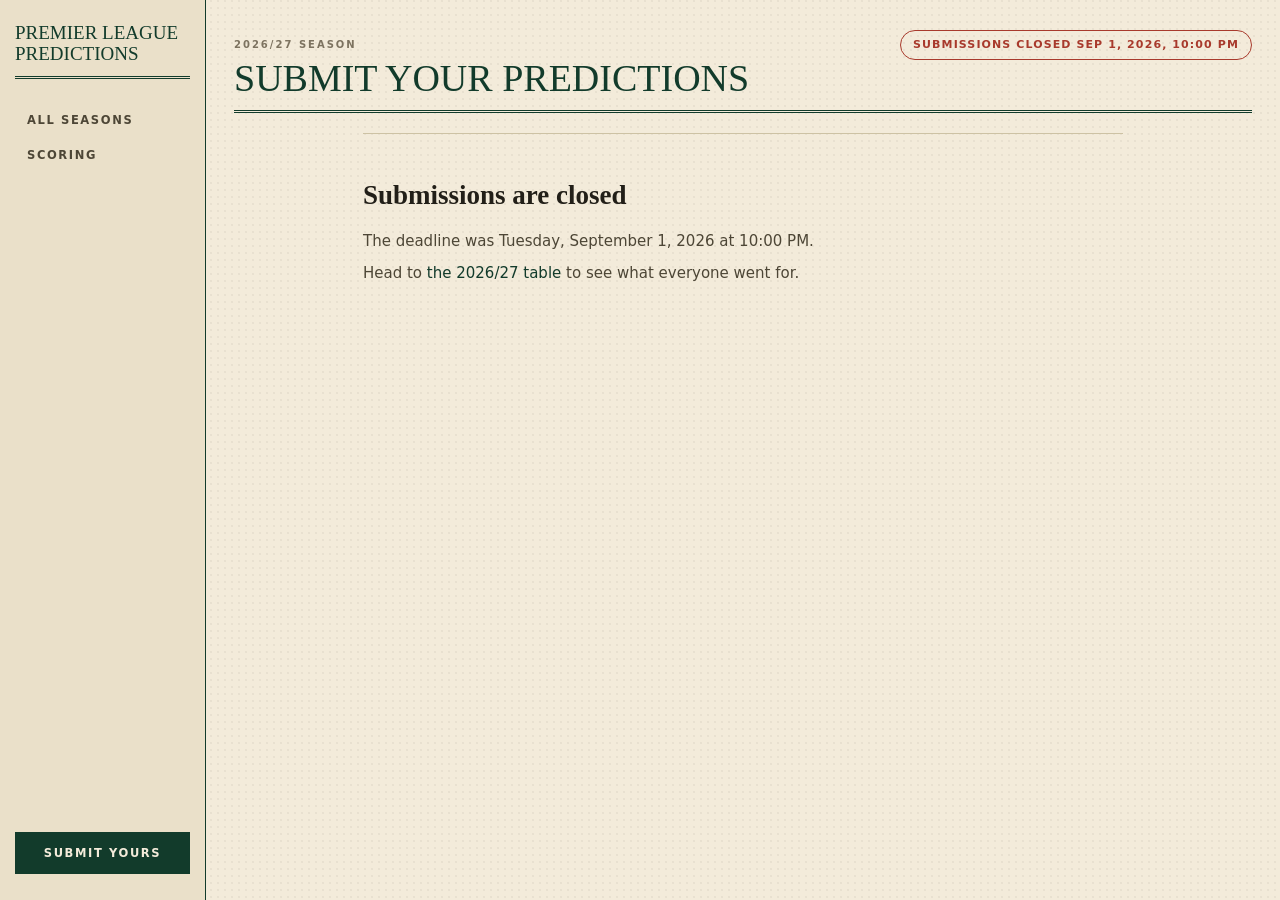
<file: predict.html>
<!doctype html>
<html lang="en">
  <head>
    <meta charset="utf-8" />
    <meta name="viewport" content="width=device-width,initial-scale=1" />
    <title>Submit Your Predictions — 2026/2027 Premier League</title>
    <link rel="stylesheet" href="assets/styles.css" />
    <!-- Form-only styles. Kept separate so the season pages do not carry them. -->
    <link rel="stylesheet" href="assets/predict.css" />
  </head>
  <body>
    <div class="shell">
      <aside class="rail">
        <div class="brand"><a href="index.html">Premier League<br />Predictions</a></div>
        <nav>
          <a href="index.html">All seasons</a>
          <a href="scoring.html">Scoring</a>
        </nav>
        <a class="submit" href="predict.html" aria-current="page">Submit yours</a>
      </aside>
      <main>
        <div class="masthead">
          <div>
            <p class="kicker">2026/27 Season</p>
            <h1>Submit Your Predictions</h1>
          </div>
          <div id="status-chip" class="status-chip" hidden></div>
        </div>

        <noscript>
          <div class="closed-panel">
            <h2>JavaScript required</h2>
            <p>This form needs JavaScript to run. Please enable it, or send your picks to the group chat instead.</p>
          </div>
        </noscript>

        <form class="predict-form" id="predict-form" hidden novalidate>
          <div id="questions"></div>

          <div class="form-actions">
            <button type="submit" class="btn btn-primary" id="submit-btn">Submit predictions</button>
            <p class="form-note" id="form-note">Your answers save as you type, so you can finish later.</p>
          </div>

          <div class="form-result" id="form-result" hidden></div>
        </form>

        <div class="closed-panel" id="closed-panel" hidden></div>
      </main>
    </div>

    <script src="assets/config.js"></script>
    <script src="assets/teams.js"></script>
    <script src="assets/predict.js"></script>
  </body>
</html>
</file>
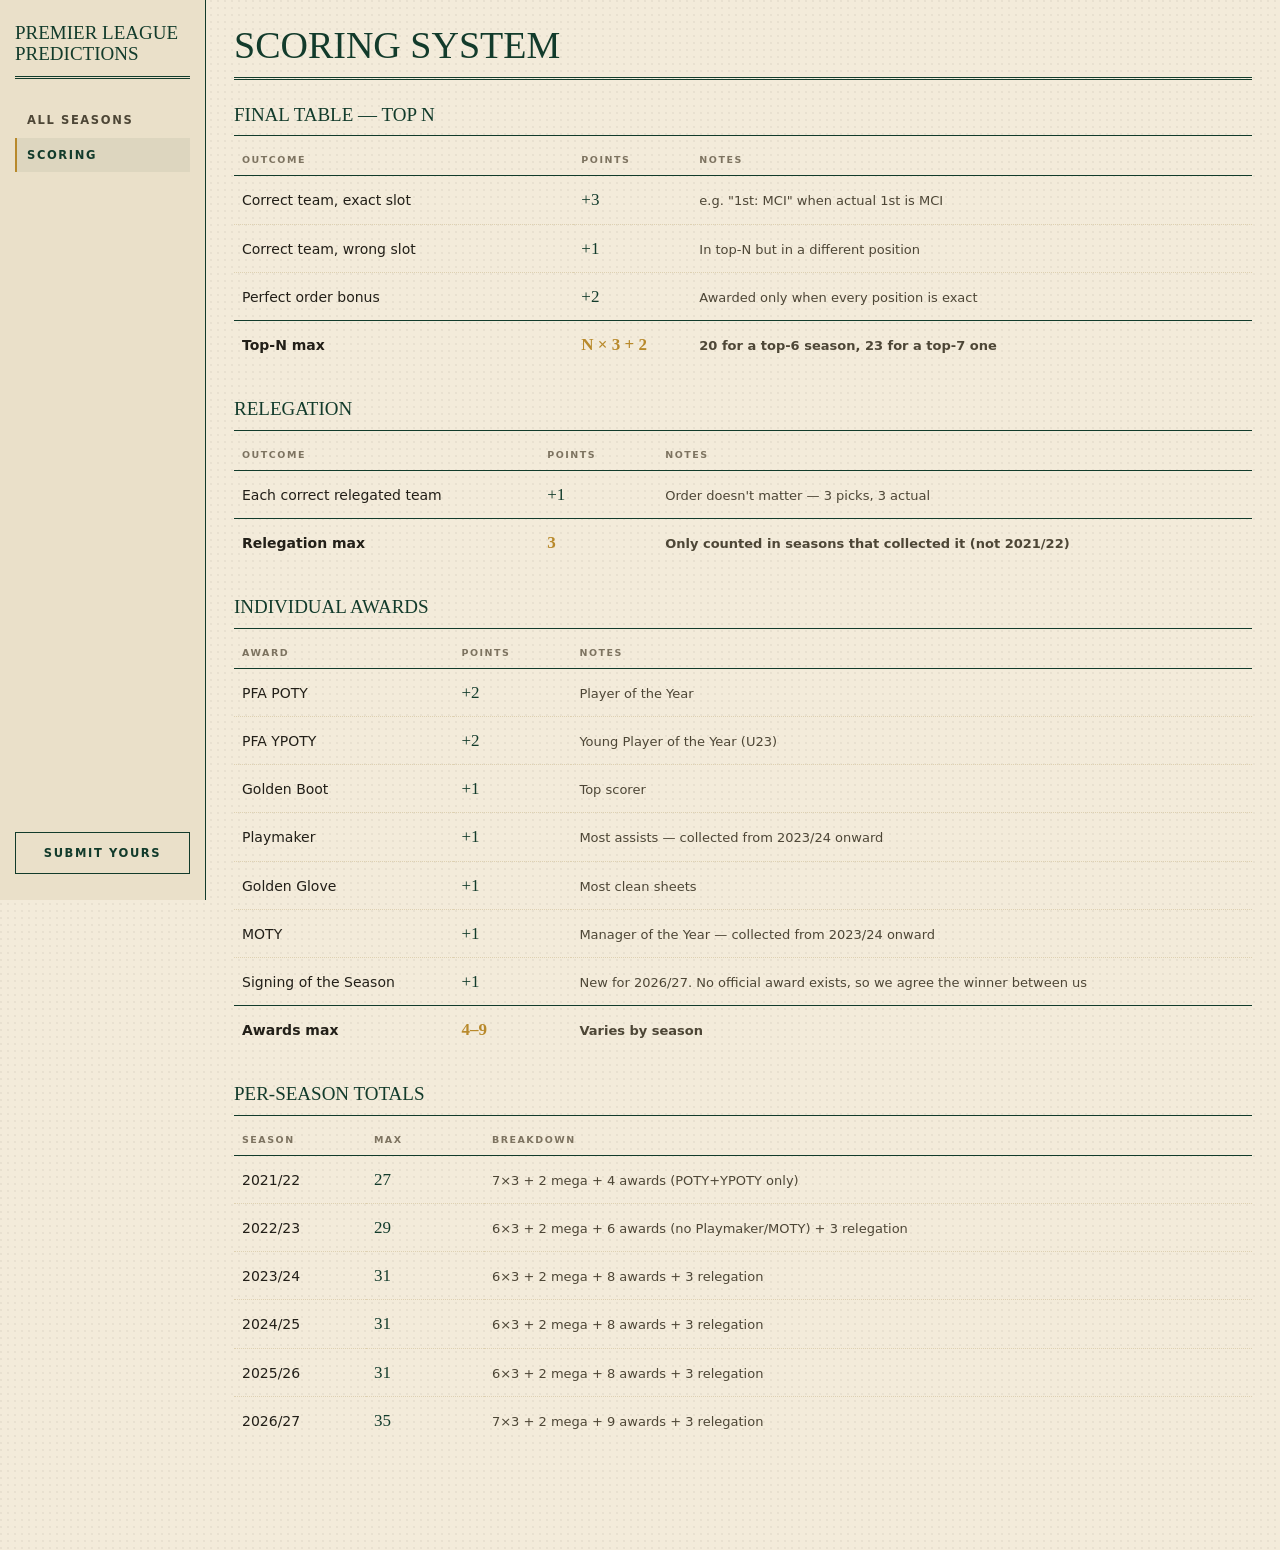
<file: scoring.html>
<!doctype html>
<html lang="en">
  <head>
    <meta charset="utf-8" />
    <meta name="viewport" content="width=device-width,initial-scale=1" />
    <title>Scoring System — Premier League Predictions</title>
    <link rel="stylesheet" href="assets/styles.css" />
  </head>
  <body>
    <div class="shell">
      <aside class="rail">
        <div class="brand"><a href="index.html">Premier League<br />Predictions</a></div>
        <nav>
          <a href="index.html">All seasons</a>
          <a href="scoring.html" aria-current="page">Scoring</a>
        </nav>
        <a class="submit" href="predict.html">Submit yours</a>
      </aside>
      <main>
        <div class="masthead">
          <h1>Scoring System</h1>
        </div>

        <section class="rubric">
          <h2>Final table — Top N</h2>
<table class="rubric-table">
        <thead>
          <tr><th>Outcome</th><th>Points</th><th>Notes</th></tr>
        </thead>
        <tbody>
          <tr><td class="cat">Correct team, exact slot</td><td class="pts">+3</td><td class="note">e.g. "1st: MCI" when actual 1st is MCI</td></tr>
          <tr><td class="cat">Correct team, wrong slot</td><td class="pts">+1</td><td class="note">In top-N but in a different position</td></tr>
          <tr><td class="cat">Perfect order bonus</td><td class="pts">+2</td><td class="note">Awarded only when every position is exact</td></tr>
          <tr class="total"><td class="cat">Top-N max</td><td class="pts">N × 3 + 2</td><td class="note">20 for a top-6 season, 23 for a top-7 one</td></tr>
        </tbody>
      </table>
        </section>

        <section class="rubric">
          <h2>Relegation</h2>
<table class="rubric-table">
        <thead>
          <tr><th>Outcome</th><th>Points</th><th>Notes</th></tr>
        </thead>
        <tbody>
          <tr><td class="cat">Each correct relegated team</td><td class="pts">+1</td><td class="note">Order doesn't matter — 3 picks, 3 actual</td></tr>
          <tr class="total"><td class="cat">Relegation max</td><td class="pts">3</td><td class="note">Only counted in seasons that collected it (not 2021/22)</td></tr>
        </tbody>
      </table>
        </section>

        <section class="rubric">
          <h2>Individual awards</h2>
<table class="rubric-table">
        <thead>
          <tr><th>Award</th><th>Points</th><th>Notes</th></tr>
        </thead>
        <tbody>
          <tr><td class="cat">PFA POTY</td><td class="pts">+2</td><td class="note">Player of the Year</td></tr>
          <tr><td class="cat">PFA YPOTY</td><td class="pts">+2</td><td class="note">Young Player of the Year (U23)</td></tr>
          <tr><td class="cat">Golden Boot</td><td class="pts">+1</td><td class="note">Top scorer</td></tr>
          <tr><td class="cat">Playmaker</td><td class="pts">+1</td><td class="note">Most assists — collected from 2023/24 onward</td></tr>
          <tr><td class="cat">Golden Glove</td><td class="pts">+1</td><td class="note">Most clean sheets</td></tr>
          <tr><td class="cat">MOTY</td><td class="pts">+1</td><td class="note">Manager of the Year — collected from 2023/24 onward</td></tr>
          <tr><td class="cat">Signing of the Season</td><td class="pts">+1</td><td class="note">New for 2026/27. No official award exists, so we agree the winner between us</td></tr>
          <tr class="total"><td class="cat">Awards max</td><td class="pts">4–9</td><td class="note">Varies by season</td></tr>
        </tbody>
      </table>
        </section>

        <section class="rubric">
          <h2>Per-season totals</h2>
<table class="rubric-table">
        <thead>
          <tr><th>Season</th><th>Max</th><th>Breakdown</th></tr>
        </thead>
        <tbody>
          <tr><td class="cat">2021/22</td><td class="pts">27</td><td class="note">7×3 + 2 mega + 4 awards (POTY+YPOTY only)</td></tr>
          <tr><td class="cat">2022/23</td><td class="pts">29</td><td class="note">6×3 + 2 mega + 6 awards (no Playmaker/MOTY) + 3 relegation</td></tr>
          <tr><td class="cat">2023/24</td><td class="pts">31</td><td class="note">6×3 + 2 mega + 8 awards + 3 relegation</td></tr>
          <tr><td class="cat">2024/25</td><td class="pts">31</td><td class="note">6×3 + 2 mega + 8 awards + 3 relegation</td></tr>
          <tr><td class="cat">2025/26</td><td class="pts">31</td><td class="note">6×3 + 2 mega + 8 awards + 3 relegation</td></tr>
          <tr><td class="cat">2026/27</td><td class="pts">35</td><td class="note">7×3 + 2 mega + 9 awards + 3 relegation</td></tr>
        </tbody>
      </table>
        </section>
      </main>
    </div>
  </body>
</html>
</file>
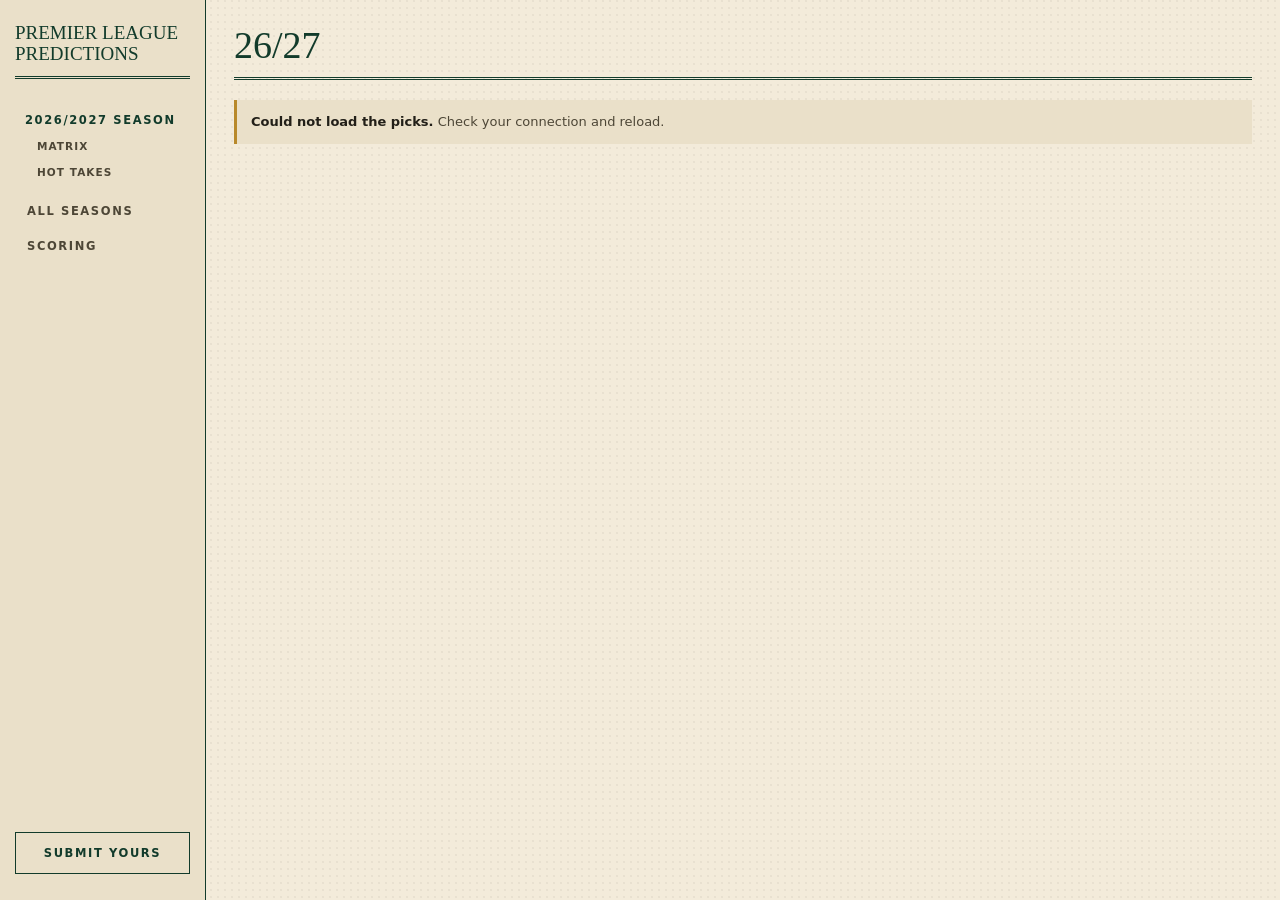
<file: pages/2026-2027.html>
<!doctype html>
<html lang="en">
  <head>
    <meta charset="utf-8" />
    <meta name="viewport" content="width=device-width,initial-scale=1" />
    <title>2026/2027 Predictions — Premier League</title>
    <link rel="stylesheet" href="../assets/styles.css" />
  </head>
  <body>
    <div class="shell">
      <aside class="rail">
        <div class="brand"><a href="../index.html">Premier League<br />Predictions</a></div>
        <nav>
          <span class="group" aria-current="true">2026/2027 Season</span>
          <a class="sub" href="#matrix">Matrix</a>
          <a class="sub" href="#hot-takes">Hot takes</a>
          <a class="top" href="../index.html">All seasons</a>
          <a class="top" href="../scoring.html">Scoring</a>
        </nav>
        <a class="submit" href="../predict.html">Submit yours</a>
      </aside>
      <main>
        <div class="masthead">
          <h1>26/27</h1>
        </div>

        <p class="reveal-notice" id="reveal-notice" hidden></p>
        <div id="matrix" data-season></div>

        <div id="hot-takes" data-takes></div>
      </main>
    </div>

    <script src="../assets/seasons/2026-2027.js"></script>
    <script>window.SEASON_CONFIG = window.SEASONS['2026-2027'];</script>
    <script src="../assets/config.js"></script>
    <script src="../assets/teams.js"></script>
    <!-- Loads scoreboard.js itself, once the fetch settles. -->
    <script src="../assets/season-fetch.js"></script>
  </body>
</html>
</file>
<file: assets/styles.css>
/* ==========================================================================
   Premier League Predictions.

   The season reads like a printed record: cream stock, forest ink, one gold
   accent, slab headings, hairline rules. Colour is reserved for club data and
   for the three medal ranks.

   Two type scales live here: desktop, and a phone scale near the bottom. The
   matrix is dense by nature, so its smallest text is still 11px on desktop.

   Structure:
     1. Tokens
     2. Base
     3. Shell and rail
     4. Masthead
     5. Controls
     6. Matrix
     7. Club pills
     8. Hot takes
     9. Home tiles
    10. Rubric
    11. Reveal notice
    12. Narrow screens
   ========================================================================== */

/* 1. Tokens ---------------------------------------------------------------- */

:root {
  --cream: #f3ebda;
  --cream-2: #eae0c9;
  --cream-3: #ded1b2;
  --cream-4: #e7e0cb;
  --forest: #123b2b;
  --forest-2: #1c523c;
  --gold: #b8892b;
  --ink: #221f18;
  --ink-2: #4d4636;
  --muted: #7d7360;
  --danger: #a83a2c;

  --slab: "Rockwell", "Rockwell Nova", "Bookman Old Style", Georgia,
    "Times New Roman", serif;
  --sans: -apple-system, BlinkMacSystemFont, "Segoe UI", system-ui, sans-serif;

  /* Names the form stylesheet already reads, so predict.css keeps working. */
  --paper: var(--cream);
  --paper-2: var(--cream-2);
  --rule: var(--cream-3);
  --rule-strong: #cdc2a4;
  --accent: var(--forest);
  --accent-wash: #e8e2ce;
  --green: var(--forest-2);
  --gold-soft: var(--gold);
  --serif: var(--slab);
  --radius: 0;
  --rail: 206px;
  --catw: 110px;
}

/* 2. Base ------------------------------------------------------------------ */

* { box-sizing: border-box; }

html { -webkit-text-size-adjust: 100%; }
html, body { margin: 0; padding: 0; }

body {
  color: var(--ink);
  font-family: var(--sans);
  font-size: 14px;
  line-height: 1.6;
  background:
    radial-gradient(circle at 1px 1px, rgba(34, 31, 24, 0.05) 1px, transparent 0) 0 0 / 7px 7px,
    var(--cream);
  -webkit-font-smoothing: antialiased;
}

a { color: var(--forest); text-decoration: none; }

:focus-visible { outline: 2px solid var(--gold); outline-offset: 2px; }

::selection { background: var(--forest); color: var(--cream); }

img { max-width: 100%; }

/* 3. Shell and rail -------------------------------------------------------- */

.shell {
  display: grid;
  grid-template-columns: var(--rail) 1fr;
  min-height: 100vh;
}

.rail {
  border-right: 1px solid var(--forest);
  background: var(--cream-2);
  padding: 22px 15px 26px;
  position: sticky;
  top: 0;
  height: 100vh;
  display: flex;
  flex-direction: column;
  gap: 24px;
}

.rail .brand {
  font-family: var(--slab);
  font-size: 19px;
  line-height: 1.12;
  color: var(--forest);
  text-transform: uppercase;
  padding-bottom: 11px;
  border-bottom: 3px double var(--forest);
}
.rail .brand a { color: inherit; }

.rail nav { display: flex; flex-direction: column; gap: 1px; }

.rail nav a {
  padding: 8px 10px;
  font-size: 11.5px;
  letter-spacing: 0.14em;
  text-transform: uppercase;
  font-weight: 700;
  color: var(--ink-2);
  border-left: 2px solid transparent;
}
.rail nav a:hover { color: var(--forest); border-left-color: var(--forest); }
.rail nav a[aria-current="page"] {
  color: var(--forest);
  border-left-color: var(--gold);
  background: rgba(18, 59, 43, 0.06);
}

/* On a season page the season itself is what is current. Its two sub-links are
   shortcuts to a section, so they never take the highlight. */
.rail nav .group {
  display: block;
  padding: 8px 10px 4px;
  font-size: 11.5px;
  letter-spacing: 0.14em;
  text-transform: uppercase;
  font-weight: 700;
  color: var(--forest);
}

.rail nav a.sub {
  padding: 4px 10px 4px 20px;
  font-size: 10.5px;
  letter-spacing: 0.1em;
  border-left: 2px solid transparent;
  color: var(--ink-2);
}
.rail nav a.sub:hover { color: var(--forest); border-left-color: var(--cream-3); }
.rail nav a.sub + a.top { margin-top: 8px; }

.rail .submit {
  margin-top: auto;
  text-align: center;
  padding: 11px;
  border: 1px solid var(--forest);
  font-size: 11.5px;
  letter-spacing: 0.14em;
  text-transform: uppercase;
  font-weight: 700;
  color: var(--forest);
}
.rail .submit:hover { background: var(--forest); color: var(--cream); }
.rail .submit[aria-current="page"] { background: var(--forest); color: var(--cream); }

main { padding: 26px 28px 80px; min-width: 0; }

/* In-page jumps land below the sticky bar on a phone, not behind it. */
#matrix, #hot-takes { scroll-margin-top: 16px; }

/* 4. Masthead -------------------------------------------------------------- */

.masthead {
  border-bottom: 3px double var(--forest);
  padding-bottom: 11px;
  margin: 0 0 20px;
  display: flex;
  align-items: baseline;
  justify-content: space-between;
  gap: 18px;
  flex-wrap: wrap;
}

.masthead h1 {
  font-family: var(--slab);
  font-weight: 400;
  font-size: clamp(26px, 3.3vw, 38px);
  text-transform: uppercase;
  letter-spacing: 0;
  line-height: 1.05;
  margin: 0;
  color: var(--forest);
}

.masthead .kicker {
  margin: 0 0 6px;
  font-size: 10px;
  letter-spacing: 0.2em;
  text-transform: uppercase;
  font-weight: 700;
  color: var(--muted);
}

.status {
  margin: 0;
  font-size: 11.5px;
  letter-spacing: 0.1em;
  text-transform: uppercase;
  font-weight: 700;
  color: var(--muted);
}
.status a { text-decoration: underline; text-underline-offset: 2px; }
.status a:hover { color: var(--forest); }

/* 5. Controls -------------------------------------------------------------- */

.controls {
  display: flex;
  align-items: center;
  gap: 10px;
  flex-wrap: wrap;
  padding: 0 0 10px;
}

.chips { display: flex; flex-wrap: wrap; gap: 5px; }

.chipx {
  padding: 4px 10px;
  border: 1px solid var(--cream-3);
  background: transparent;
  font-family: inherit;
  font-size: 11.5px;
  letter-spacing: 0.04em;
  color: var(--ink-2);
  cursor: pointer;
}
.chipx:hover { border-color: var(--forest); color: var(--forest); }
.chipx[aria-pressed="true"] {
  background: var(--forest);
  border-color: var(--forest);
  color: var(--cream);
}

.tabx {
  flex-shrink: 0;
  padding: 6px 14px;
  border: 1px solid var(--forest);
  background: none;
  font-family: inherit;
  font-size: 10.5px;
  letter-spacing: 0.14em;
  text-transform: uppercase;
  font-weight: 700;
  color: var(--forest);
  cursor: pointer;
}
.tabx[aria-pressed="true"] { background: var(--forest); color: var(--cream); }

/* 6. Matrix ---------------------------------------------------------------- */

.matrixwrap { overflow-x: auto; margin: 0 0 26px; }

table.matrix {
  border-collapse: collapse;
  width: max-content;
  min-width: 100%;
}

table.matrix th {
  text-align: left;
  padding: 6px 6px 7px;
  border-bottom: 1px solid var(--forest);
  white-space: nowrap;
  vertical-align: bottom;
}

table.matrix td {
  padding: 7px 6px;
  border-bottom: 1px dotted var(--cream-3);
  vertical-align: middle;
  /* A long unbroken surname must wrap, not widen the column past the screen. */
  overflow-wrap: break-word;
}

table.matrix tbody tr:last-child td { border-bottom: none; }
table.matrix tbody tr:hover td:not(.cat) { background: rgba(18, 59, 43, 0.05); }

/* A hidden column must actually leave the layout, including table cells. */
table.matrix [hidden] { display: none !important; }

/* Row labels stay put while the people scroll past. */
table.matrix .cat {
  position: sticky;
  left: 0;
  z-index: 2;
  width: var(--catw);
  min-width: var(--catw);
  background: var(--cream);
  font-size: 10.5px;
  letter-spacing: 0.06em;
  text-transform: uppercase;
  color: var(--muted);
  font-weight: 700;
  white-space: nowrap;
}
table.matrix tbody tr:hover .cat { background: #efe6d2; }

table.matrix .cat.band {
  /* A band spans every column; pinning it would fight the scroll. */
  position: static;
  width: auto;
  font-size: 9px;
  letter-spacing: 0.2em;
  color: var(--forest);
  background: var(--cream-2);
  padding: 5px 6px;
}

table.matrix th.friend .fn {
  display: block;
  font-size: 12px;
  letter-spacing: 0.02em;
  font-weight: 700;
  color: var(--ink-2);
}
table.matrix th.friend .fp {
  display: block;
  margin-top: 2px;
  font-family: var(--slab);
  font-size: 11px;
  line-height: 1.25;
  white-space: normal;
  color: var(--muted);
}

table.matrix th.medal-1 .fn,
table.matrix th.medal-1 .fp { color: var(--gold); }
table.matrix th.medal-2 .fn,
table.matrix th.medal-2 .fp { color: #8d8d8d; }
table.matrix th.medal-3 .fn,
table.matrix th.medal-3 .fp { color: #9a6b45; }

/* The Actual column is always there. The tab hides it when you want more names. */
table.matrix.hide-actual th.actcol,
table.matrix.hide-actual td.actcol { display: none; }

table.matrix th.actcol {
  font-size: 10px;
  letter-spacing: 0.14em;
  text-transform: uppercase;
  font-weight: 700;
  color: var(--forest);
}

table.matrix td.actcol {
  background: var(--cream-4);
  border-left: 2px solid var(--forest);
  border-right: 2px solid var(--forest);
}

/* 7. Club pills ------------------------------------------------------------ */

.pill {
  display: inline-flex;
  align-items: center;
  gap: 4px;
  padding: 2px 6px 2px 3px;
  font-size: 11.5px;
  font-weight: 800;
  letter-spacing: 0.03em;
  line-height: 1.35;
  white-space: nowrap;
}
.pill .crest {
  width: 16px;
  height: 16px;
  object-fit: contain;
  background: rgba(255, 255, 255, 0.92);
  flex-shrink: 0;
}
.pill.sm { font-size: 10.5px; padding: 1px 5px 1px 2px; }
.pill.sm .crest { width: 14px; height: 14px; }

/* A correct pick: a forest inset ring, drawn without a font or emoji. */
.pill.hit { box-shadow: inset 0 0 0 1.75px var(--forest); }
.pill.hit::after {
  content: "";
  display: inline-block;
  width: 4px;
  height: 7px;
  border: solid var(--forest);
  border-width: 0 1.75px 1.75px 0;
  transform: rotate(45deg);
  margin-left: 3px;
  margin-bottom: 1px;
}

.player { font-weight: 600; font-size: 12.5px; }
.player.hit { color: var(--forest); }
.player.hit::after {
  content: "";
  display: inline-block;
  width: 4px;
  height: 7px;
  border: solid var(--forest);
  border-width: 0 1.75px 1.75px 0;
  transform: rotate(45deg);
  margin-left: 4px;
  margin-bottom: 1px;
}
.player .qualifier {
  display: block;
  color: var(--muted);
  font-style: italic;
  font-weight: 400;
  font-size: 10.5px;
}

.none { color: var(--muted); font-style: italic; font-size: 11.5px; }

.relegation-stack { display: flex; flex-direction: column; gap: 2px; align-items: flex-start; }

/* Brand colours — full PL roster across seasons covered */
.t-ARS { background:#EF0107; color:#fff; }
.t-CHE { background:#034694; color:#fff; }
.t-LIV { background:#C8102E; color:#fff; }
.t-MCI { background:#6CABDD; color:#1C2C5B; }
.t-MUN { background:#DA291C; color:#FBE122; }
.t-TOT { background:#132257; color:#fff; }
.t-NEW { background:#241F20; color:#fff; }
.t-AVL { background:#670E36; color:#95BFE5; }
.t-BOU { background:#B50E12; color:#000; }
.t-CRY { background:#1B458F; color:#C4122E; }
.t-NFO { background:#DD0000; color:#fff; }
.t-WHU { background:#7A263A; color:#1BB1E7; }
.t-WOL { background:#FDB913; color:#231F20; }
.t-BUR { background:#6C1D45; color:#99D6EA; }
.t-LEE { background:#FFCD00; color:#1D428A; }
.t-SUN { background:#EB172B; color:#fff; }
.t-BHA { background:#0057B8; color:#fff; }
.t-BRE { background:#E30613; color:#fff; }
.t-EVE { background:#003399; color:#fff; }
.t-FUL { background:#000000; color:#fff; }
.t-LEI { background:#003090; color:#FDBE11; }
.t-WAT { background:#FBEE23; color:#111111; }
.t-NOR { background:#FFF200; color:#00A651; }
.t-SHU { background:#EE2737; color:#fff; }
.t-LUT { background:#F78F1E; color:#1D2F5F; }
.t-IPS { background:#013880; color:#fff; }
.t-SOU { background:#D71920; color:#fff; }
.t-COV { background:#78D0F3; color:#1D2F5F; }
.t-HUL { background:#F5971D; color:#000; }

/* 8. Hot takes ------------------------------------------------------------- */

.toggle { display: inline-flex; border: 1px solid var(--forest); margin: 0 0 14px; }
.toggle button {
  padding: 7px 16px;
  background: none;
  border: none;
  font-family: inherit;
  font-size: 10.5px;
  letter-spacing: 0.14em;
  text-transform: uppercase;
  font-weight: 700;
  color: var(--ink-2);
  cursor: pointer;
}
.toggle button[aria-selected="true"] { background: var(--forest); color: var(--cream); }

.takes { column-width: 300px; column-gap: 26px; column-rule: 1px dotted var(--cream-3); }

.take {
  break-inside: avoid;
  padding: 0 0 12px;
  margin: 0 0 12px;
  border-bottom: 1px dotted var(--cream-3);
}
.take .who {
  display: block;
  margin: 0 0 3px;
  font-size: 10.5px;
  letter-spacing: 0.12em;
  text-transform: uppercase;
  font-weight: 700;
  color: var(--gold);
}
.take p {
  margin: 0;
  padding-left: 10px;
  border-left: 2px solid var(--cream-3);
  font-size: 13.5px;
  line-height: 1.55;
}
.takes-dis .take p { border-left-color: var(--danger); }
.takes-sur .take p { border-left-color: var(--forest-2); }
.takes-hot .take p { border-left-color: var(--gold); }

/* 9. Home tiles ----------------------------------------------------------- */

.tiles {
  display: grid;
  grid-template-columns: repeat(auto-fill, minmax(270px, 1fr));
  gap: 12px;
}

.tile {
  display: flex;
  flex-direction: column;
  gap: 12px;
  border: 1px solid var(--forest);
  background: rgba(255, 255, 255, 0.34);
  padding: 16px;
  color: inherit;
}
.tile:hover { border-color: var(--gold); background: rgba(255, 255, 255, 0.62); }

.tile .yr {
  font-family: var(--slab);
  font-size: 29px;
  line-height: 1;
  color: var(--forest);
  font-variant-numeric: lining-nums tabular-nums;
}

.tile .clubs { display: flex; gap: 5px; flex-wrap: wrap; }
.tile .clubs .pill { font-size: 11.5px; padding: 2px 7px 2px 3px; }
.tile .clubs .pill .crest { width: 17px; height: 17px; }

.tile .people {
  display: grid;
  gap: 3px;
  border-top: 1px dotted var(--cream-3);
  padding-top: 10px;
}

.tile .pp { display: flex; align-items: baseline; gap: 8px; font-size: 13px; }
.tile .pp .medal { width: 12px; height: 15px; flex-shrink: 0; fill: currentColor; align-self: center; }
.tile .pp .pos { font-family: var(--slab); width: 13px; font-size: 12px; color: var(--muted); }
.tile .pp .who { font-family: var(--slab); font-size: 16px; color: var(--ink); }
.tile .pp .pt {
  margin-left: auto;
  font-family: var(--slab);
  font-size: 13px;
  color: var(--muted);
  font-variant-numeric: lining-nums tabular-nums;
}
.tile .pp.m1, .tile .pp.m1 .who, .tile .pp.m1 .pos { color: var(--gold); }
.tile .pp.m2, .tile .pp.m2 .who, .tile .pp.m2 .pos { color: #8d8d8d; }
.tile .pp.m3, .tile .pp.m3 .who, .tile .pp.m3 .pos { color: #9a6b45; }

.tile .state {
  font-size: 11px;
  letter-spacing: 0.16em;
  text-transform: uppercase;
  font-weight: 700;
  color: var(--muted);
}

/* 10. Rubric --------------------------------------------------------------- */

.rubric { margin: 0 0 26px; }

.rubric h2,
.sec-heading {
  margin: 0 0 8px;
  padding-bottom: 5px;
  border-bottom: 1px solid var(--forest);
  font-family: var(--slab);
  font-weight: 400;
  font-size: 19px;
  color: var(--forest);
  text-transform: uppercase;
}

table.rubric-table { border-collapse: collapse; width: 100%; font-size: 14px; }

table.rubric-table th {
  text-align: left;
  padding: 8px 8px;
  font-size: 9.5px;
  letter-spacing: 0.16em;
  text-transform: uppercase;
  color: var(--muted);
  font-weight: 700;
  border-bottom: 1px solid var(--forest);
}

table.rubric-table td {
  padding: 10px 8px;
  border-bottom: 1px dotted var(--cream-3);
  vertical-align: baseline;
}
table.rubric-table td.cat { font-weight: 500; color: var(--ink); }
table.rubric-table td.pts {
  width: 118px;
  font-family: var(--slab);
  font-size: 17px;
  color: var(--forest);
  white-space: nowrap;
  font-variant-numeric: lining-nums tabular-nums;
}
table.rubric-table td.note { color: var(--ink-2); font-size: 13px; }
table.rubric-table tr:last-child td { border-bottom: none; }
table.rubric-table tr.total td { border-top: 1px solid var(--forest); border-bottom: none; font-weight: 600; }
table.rubric-table tr.total td.pts { color: var(--gold); }

/* 11. Reveal notice -------------------------------------------------------- */

.reveal-notice {
  margin: 0 0 20px;
  padding: 12px 14px;
  background: var(--cream-2);
  border-left: 3px solid var(--gold);
  color: var(--ink-2);
  font-size: 13px;
  line-height: 1.55;
}
.reveal-notice strong { color: var(--ink); font-weight: 600; }

.back {
  display: inline-block;
  margin-top: 26px;
  font-size: 10px;
  letter-spacing: 0.18em;
  text-transform: uppercase;
  color: var(--muted);
}

/* 12. Narrow screens ------------------------------------------------------- */

@media (max-width: 860px) {
  .shell { grid-template-columns: 1fr; }

  /* The rail turns into a bar that scrolls sideways rather than stacking. */
  .rail {
    /* Stays reachable on a long matrix: the bar parks at the top of the page. */
    position: sticky;
    top: 0;
    z-index: 20;
    height: auto;
    flex-direction: row;
    align-items: center;
    gap: 12px;
    padding: 10px 14px;
    overflow-x: auto;
    border-right: none;
    border-bottom: 1px solid var(--forest);
    scrollbar-width: none;
  }
  .rail::-webkit-scrollbar { display: none; }
  .rail .brand {
    border-bottom: none;
    padding-bottom: 0;
    font-size: 15px;
    white-space: nowrap;
    flex-shrink: 0;
  }
  .rail nav { flex-direction: row; flex-shrink: 0; }
  .rail nav a {
    border-left: none;
    border-bottom: 2px solid transparent;
    white-space: nowrap;
    padding: 7px 8px;
    font-size: 11px;
  }
  .rail nav a[aria-current="page"] { border-left: none; border-bottom-color: var(--gold); background: none; }
  .rail nav .group { padding: 6px 7px; white-space: nowrap; }
  .rail nav a.sub { padding: 7px 7px; font-size: 10.5px; border-left: none; }
  .rail nav a.sub + a.top { margin-top: 0; }
  .rail .submit { margin-top: 0; white-space: nowrap; flex-shrink: 0; font-size: 11px; padding: 8px 10px; }

  main { padding: 16px 13px 56px; }

  .masthead { gap: 8px; margin-bottom: 16px; }

  .tiles { grid-template-columns: 1fr; }

  .takes { column-width: auto; }

  /* One pinned column only, and a phone-sized matrix scale. Bigger than this
     pushes the first name column off the screen. */
  :root { --catw: 84px; }
  table.matrix .cat { font-size: 9.5px; letter-spacing: 0.04em; }
  table.matrix .cat.band { font-size: 8.5px; }
  table.matrix th.friend .fn { font-size: 11px; }
  table.matrix th.friend .fp { font-size: 10px; }
  table.matrix td, table.matrix th { padding-left: 4px; padding-right: 4px; }
  table.matrix .pill { font-size: 10.5px; padding: 1px 5px 1px 2px; gap: 3px; }
  table.matrix .pill .crest { width: 14px; height: 14px; }
  table.matrix .pill.sm { font-size: 9.5px; }
  table.matrix .pill.sm .crest { width: 12px; height: 12px; }
  table.matrix .player { font-size: 11.5px; }
  table.matrix .none { font-size: 10.5px; }
  table.matrix.hide-actual td.actcol,
  table.matrix.hide-actual th.actcol { display: none; }

  table.rubric-table { font-size: 13px; }
  table.rubric-table td.pts { width: 78px; font-size: 15px; }
  table.rubric-table td.note { font-size: 12px; }
}

@media (max-width: 860px) {
  #matrix, #hot-takes { scroll-margin-top: 68px; }
}

@media (max-width: 480px) {
  .masthead h1 { font-size: 23px; }
  .tile .pp .who { font-size: 15px; }
  .toggle button { padding: 7px 11px; letter-spacing: 0.08em; }
  .chipx { font-size: 11px; padding: 4px 8px; }
}

@media (prefers-reduced-motion: reduce) {
  *, *::before, *::after { transition: none !important; animation: none !important; }
}
</file>
<file: assets/predict.css>
/* ==========================================================================
   Prediction form — loaded only by predict.html.
   Depends on styles.css for tokens, .pill and the club colour classes.

   The form reads as a questionnaire on paper: questions separated by rules
   rather than boxed in cards, and the club tiles as the one interactive
   surface that looks tappable.
   ========================================================================== */

.predict-form,
.closed-panel {
  max-width: 760px;
  margin: 0 auto;
}

/* Deadline chip ------------------------------------------------------------ */

.status-chip {
  display: inline-flex;
  align-items: center;
  flex-wrap: wrap;
  gap: 8px;
  margin: 4px 0 0;
  padding: 5px 12px;
  border: 1px solid var(--rule-strong);
  border-radius: 999px;
  font-size: 11px;
  letter-spacing: 0.1em;
  text-transform: uppercase;
  font-weight: 600;
  color: var(--muted);
  background: var(--paper-2);
}
.status-chip.is-closed {
  border-color: var(--danger);
  color: var(--danger);
  background: transparent;
}
.status-chip .chip-count {
  font-variant-numeric: tabular-nums;
  letter-spacing: 0.06em;
  color: var(--ink);
}
.status-chip.is-closed .chip-count { color: var(--danger); }

/* One question ------------------------------------------------------------- */

section.q-panel {
  padding: 34px 0 30px;
  margin: 0;
  border-top: 1px solid var(--rule);
}
section.q-panel:first-of-type { border-top: none; padding-top: 0; }
section.q-panel.has-error { border-top-color: var(--danger); }

.q-title {
  margin: 0 0 10px;
  font-family: var(--serif);
  font-size: clamp(21px, 2.6vw, 27px);
  line-height: 1.2;
  letter-spacing: -0.015em;
  color: var(--ink);
  font-weight: 400;
}
.q-title .req {
  color: var(--accent);
  margin-left: 6px;
  font-family: var(--sans);
  font-size: 13px;
  vertical-align: super;
  line-height: 0;
}
.q-title .opt {
  color: var(--muted);
  font-family: var(--sans);
  font-size: 12px;
  letter-spacing: 0.02em;
  margin-left: 8px;
  font-weight: 400;
}

.q-help {
  margin: 0 0 20px;
  color: var(--ink-2);
  font-size: 14px;
  line-height: 1.6;
  max-width: 60ch;
}

/* Hero image. object-fit: contain, never cover — these are photos of people
   holding trophies, and cropping cuts heads off. */
.q-hero {
  margin: 0 0 22px;
  border: 1px solid var(--rule);
  border-radius: var(--radius);
  overflow: hidden;
  background: var(--paper-2);
}
.q-hero img {
  display: block;
  width: 100%;
  max-height: 300px;
  object-fit: contain;
  background: var(--paper-2);
}

/* Shown in place of a hero when no image exists, or when one fails to load */
.q-fallback {
  display: flex;
  align-items: baseline;
  gap: 10px;
  flex-wrap: wrap;
  margin: 0 0 20px;
  padding: 12px 16px;
  background: var(--paper-2);
  border-left: 2px solid var(--gold);
  border-radius: 0 var(--radius) var(--radius) 0;
}
.q-fallback .fb-label {
  font-size: 9px;
  letter-spacing: 0.18em;
  text-transform: uppercase;
  color: var(--muted);
  font-weight: 600;
}
.q-fallback .fb-value {
  font-family: var(--serif);
  font-size: 16px;
  color: var(--ink);
}

/* Text fields -------------------------------------------------------------- */

.field { margin: 0 0 18px; }
.field:last-child { margin-bottom: 0; }

.field-label {
  display: block;
  margin: 0 0 7px;
  font-size: 10px;
  letter-spacing: 0.16em;
  text-transform: uppercase;
  color: var(--muted);
  font-weight: 600;
}
.field-label .req { color: var(--accent); margin-left: 3px; }

.field-input {
  display: block;
  width: 100%;
  padding: 11px 13px;
  background: var(--paper-2);
  border: 1px solid var(--rule-strong);
  border-radius: var(--radius);
  color: var(--ink);
  font-family: inherit;
  font-size: 15px;
  line-height: 1.5;
  transition: border-color 120ms, box-shadow 120ms;
}
.field-input::placeholder { color: var(--muted); }
.field-input:hover { border-color: var(--muted); }
.field-input:focus {
  outline: none;
  border-color: var(--accent);
  box-shadow: 0 0 0 3px rgba(180, 72, 43, 0.14);
}
.field-input.is-invalid { border-color: var(--danger); }
.field-input.is-invalid:focus { box-shadow: 0 0 0 3px rgba(168, 58, 44, 0.16); }
textarea.field-input { min-height: 92px; resize: vertical; }

.field-hint {
  margin: 6px 0 0;
  font-size: 11.5px;
  line-height: 1.5;
  color: var(--muted);
}

/* The club abbreviation inside a tile. The crest sits before it. */
.chip-code { letter-spacing: 0.06em; }

.q-error {
  margin: 12px 0 0;
  font-size: 12px;
  letter-spacing: 0.02em;
  color: var(--danger);
  font-weight: 600;
}

/* Ordered slot list — the picks, 1st..Nth --------------------------------- */

.slot-list {
  margin: 0 0 18px;
  padding: 0;
  list-style: none;
  display: grid;
  gap: 0;
  border-top: 1px solid var(--rule);
}

.slot {
  display: flex;
  align-items: center;
  gap: 12px;
  min-height: 46px;
  padding: 8px 4px;
  border-bottom: 1px solid var(--rule);
  transition: background 120ms;
}
.slot .slot-num {
  flex-shrink: 0;
  width: 34px;
  font-family: var(--serif);
  font-size: 14px;
  color: var(--muted);
  font-variant-numeric: lining-nums tabular-nums;
}
.slot.is-filled { background: var(--paper-2); }
.slot.is-filled .slot-num { color: var(--ink); }
/* The slot the next tap will fill */
.slot.is-next { background: var(--accent-wash); }
.slot.is-next .slot-num { color: var(--accent); }
.slot .slot-empty { color: var(--muted); font-style: italic; font-size: 13px; }
.slot .slot-clear {
  margin-left: auto;
  padding: 4px 9px;
  background: transparent;
  border: 1px solid transparent;
  border-radius: var(--radius);
  color: var(--muted);
  font-family: inherit;
  font-size: 15px;
  line-height: 1;
  cursor: pointer;
  transition: color 120ms, border-color 120ms;
}
.slot .slot-clear:hover { color: var(--danger); border-color: var(--rule-strong); }
.slot .slot-clear:focus-visible { outline: 2px solid var(--accent); outline-offset: 1px; }

/* European qualification zones, echoing how a real league table colours them.
   These come after .is-filled and .is-next on purpose: those set the border
   shorthand, and the zone bar has to win on the left edge. */
.slot.zone-ucl { border-left: 3px solid #4c7dff; padding-left: 12px; }
.slot.zone-uel { border-left: 3px solid #e08b3c; padding-left: 12px; }
.slot.zone-uecl { border-left: 3px solid #2f9e6e; padding-left: 12px; }
.slot .slot-zone {
  margin-left: auto;
  font-size: 9px;
  letter-spacing: 0.16em;
  text-transform: uppercase;
  font-weight: 700;
  white-space: nowrap;
}
.slot.zone-ucl .slot-zone { color: #3f68d8; }
.slot.zone-uel .slot-zone { color: #b8702a; }
.slot.zone-uecl .slot-zone { color: #2f7d59; }

/* Club tiles — tap a club to assign it to the next open slot ---------------- */

.club-grid {
  display: grid;
  grid-template-columns: repeat(auto-fill, minmax(118px, 1fr));
  gap: 8px;
}

.club-chip {
  display: flex;
  align-items: center;
  gap: 9px;
  min-height: 46px;
  padding: 8px 10px;
  background: var(--paper);
  border: 1px solid var(--rule-strong);
  border-radius: var(--radius);
  color: var(--ink);
  font-family: inherit;
  font-size: 12px;
  font-weight: 600;
  letter-spacing: 0.04em;
  text-align: left;
  cursor: pointer;
  transition: border-color 120ms, background 120ms, transform 120ms;
}
.club-chip .crest {
  width: 20px;
  height: 20px;
  object-fit: contain;
  border-radius: 2px;
  flex-shrink: 0;
}
.club-chip:hover:not(:disabled) {
  border-color: var(--ink-2);
  background: var(--paper-2);
  transform: translateY(-1px);
}
.club-chip:focus-visible { outline: 2px solid var(--accent); outline-offset: 2px; }
.club-chip[aria-pressed='true'] {
  border-color: var(--accent);
  background: var(--accent-wash);
}
.club-chip[aria-pressed='true'] .chip-slot {
  margin-left: auto;
  font-size: 10px;
  font-weight: 700;
  color: var(--accent);
  font-variant-numeric: tabular-nums;
}
.club-chip:disabled { opacity: 0.3; cursor: not-allowed; }

.picker-head {
  display: flex;
  align-items: baseline;
  justify-content: space-between;
  gap: 12px;
  margin: 0 0 12px;
  flex-wrap: wrap;
}
.picker-head .picker-count {
  font-size: 10px;
  letter-spacing: 0.16em;
  text-transform: uppercase;
  color: var(--muted);
  font-weight: 600;
  font-variant-numeric: tabular-nums;
}

/* Buttons ------------------------------------------------------------------ */

.btn {
  display: inline-flex;
  align-items: center;
  gap: 8px;
  padding: 9px 16px;
  background: transparent;
  border: 1px solid var(--rule-strong);
  border-radius: var(--radius);
  color: var(--ink);
  font-family: inherit;
  font-size: 12px;
  letter-spacing: 0.1em;
  font-weight: 600;
  text-transform: uppercase;
  text-decoration: none;
  cursor: pointer;
  transition: border-color 120ms, color 120ms, background 120ms;
}
.btn:hover:not(:disabled) { border-color: var(--ink); }
.btn:focus-visible { outline: 2px solid var(--accent); outline-offset: 2px; }
.btn:disabled { opacity: 0.4; cursor: not-allowed; }
.btn.btn-sm { padding: 5px 11px; font-size: 11px; }
.btn.btn-primary {
  padding: 15px 34px;
  font-size: 12px;
  letter-spacing: 0.16em;
  background: var(--ink);
  border-color: var(--ink);
  color: var(--paper);
}
.btn.btn-primary:hover:not(:disabled) {
  background: var(--accent);
  border-color: var(--accent);
  color: #fff;
}

.form-actions {
  display: flex;
  align-items: center;
  gap: 18px;
  flex-wrap: wrap;
  margin: 36px 0 0;
  padding-top: 26px;
  border-top: 1px solid var(--rule-strong);
}
.form-note { margin: 0; font-size: 12px; color: var(--muted); max-width: 34ch; }

/* Submit outcome + closed state -------------------------------------------- */

.form-result {
  margin: 22px 0 0;
  padding: 16px 20px;
  border-radius: 0 var(--radius) var(--radius) 0;
  border-left: 2px solid var(--rule-strong);
  background: var(--paper-2);
  font-size: 13px;
  line-height: 1.6;
}
.form-result.is-ok { border-left-color: var(--green); color: var(--ink-2); }
.form-result.is-ok strong { color: var(--green); }
.form-result.is-err { border-left-color: var(--danger); color: var(--ink-2); }
.form-result.is-err strong { color: var(--danger); }

.closed-panel {
  padding: 40px 0;
  text-align: left;
  border-top: 1px solid var(--rule-strong);
}
.closed-panel h2 {
  margin: 0 0 12px;
  font-family: var(--serif);
  font-size: 27px;
  color: var(--ink);
}
.closed-panel p { margin: 0 0 8px; color: var(--ink-2); font-size: 15px; line-height: 1.6; }

@media (max-width: 720px) {
  section.q-panel { padding: 26px 0 24px; }
  .q-hero img { max-height: 220px; }
  .club-grid { grid-template-columns: repeat(auto-fill, minmax(100px, 1fr)); gap: 6px; }
  .club-chip { font-size: 11px; padding: 8px; gap: 7px; min-height: 44px; }
  .club-chip .crest { width: 18px; height: 18px; }
  .slot { gap: 9px; }
  .slot .slot-num { width: 28px; font-size: 13px; }
  .slot .slot-zone { font-size: 8px; letter-spacing: 0.08em; }
  .btn.btn-primary { width: 100%; justify-content: center; }
  .form-actions { gap: 12px; }
}
</file>
